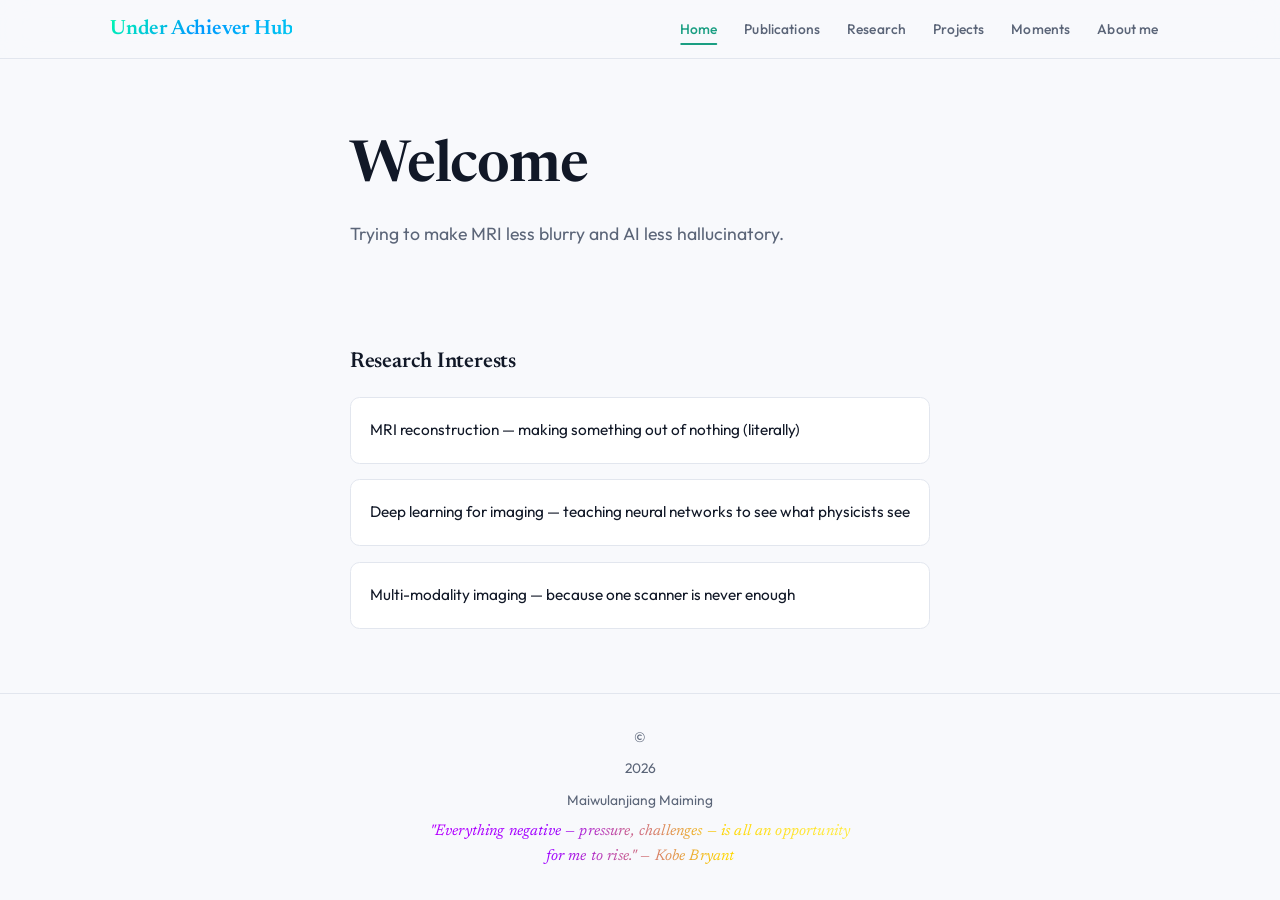
<file: index.html>
<!doctype html>
<html lang="en">
<head>
<meta charset="utf-8">
<meta name="viewport" content="width=device-width, initial-scale=1">
<meta name="description" content="Personal website of Maiwulanjiang Maiming. Medical imaging researcher exploring MRI reconstruction, quantitative mapping, and clinical AI.">
<meta property="og:title" content="Under Achiever Hub - Maiwulanjiang Maiming">
<meta property="og:description" content="Medical imaging researcher exploring MRI reconstruction, quantitative mapping, and clinical AI.">
<meta property="og:type" content="website">
<meta name="twitter:card" content="summary">
<title>Under Achiever Hub</title>
<link rel="preconnect" href="https://fonts.googleapis.com">
<link rel="preconnect" href="https://fonts.gstatic.com" crossorigin>
<link href="https://fonts.googleapis.com/css2?family=Newsreader:ital,opsz,wght@0,6..72,300;0,6..72,400;0,6..72,600;1,6..72,400;1,6..72,600&family=Outfit:wght@300;400;500;600;700&family=JetBrains+Mono:wght@400;500&display=swap" rel="stylesheet">
<link rel="stylesheet" href="assets/style.css">
<script type="application/ld+json">
{
  "@context": "https://schema.org",
  "@type": "Person",
  "name": "Maiwulanjiang Maiming",
  "url": "https://mawlan.me",
  "email": "mawlan.momin@gmail.com",
  "jobTitle": "Medical Imaging Researcher",
  "affiliation": {
    "@type": "Organization",
    "name": "Peking University"
  }
}
</script>
</head>
<body>
<header class="site-header">
  <div class="container">
    <div class="brand">Under Achiever Hub</div>
    <nav class="nav">
      <a href="index.html">Home</a>
      <a href="papers.html">Publications</a>
      <a href="research.html">Research</a>
      <a href="projects.html">Projects</a>
      <a href="moments.html">Moments</a>
      <a href="about.html">About me</a>
    </nav>
  </div>
  </header>
<main class="container">
  <section class="hero">
    <h1>Welcome</h1>
    <p>Trying to make MRI less blurry and AI less hallucinatory.</p>
  </section>
  <section>
    <h2>Research Interests</h2>
    <div class="list">
      <div class="card">MRI reconstruction — making something out of nothing (literally)</div>
      <div class="card">Deep learning for imaging — teaching neural networks to see what physicists see</div>
      <div class="card">Multi-modality imaging — because one scanner is never enough</div>
    </div>
  </section>
</main>
<footer class="site-footer">
  <div class="container">© <span id="year"></span> Maiwulanjiang Maiming
    <div class="motto">"Everything negative — pressure, challenges — is all an opportunity for me to rise." — Kobe Bryant</div>
  </div>
</footer>
<script src="assets/site.js"></script>
<script>renderHome();</script>
</body>
</html>
</file>
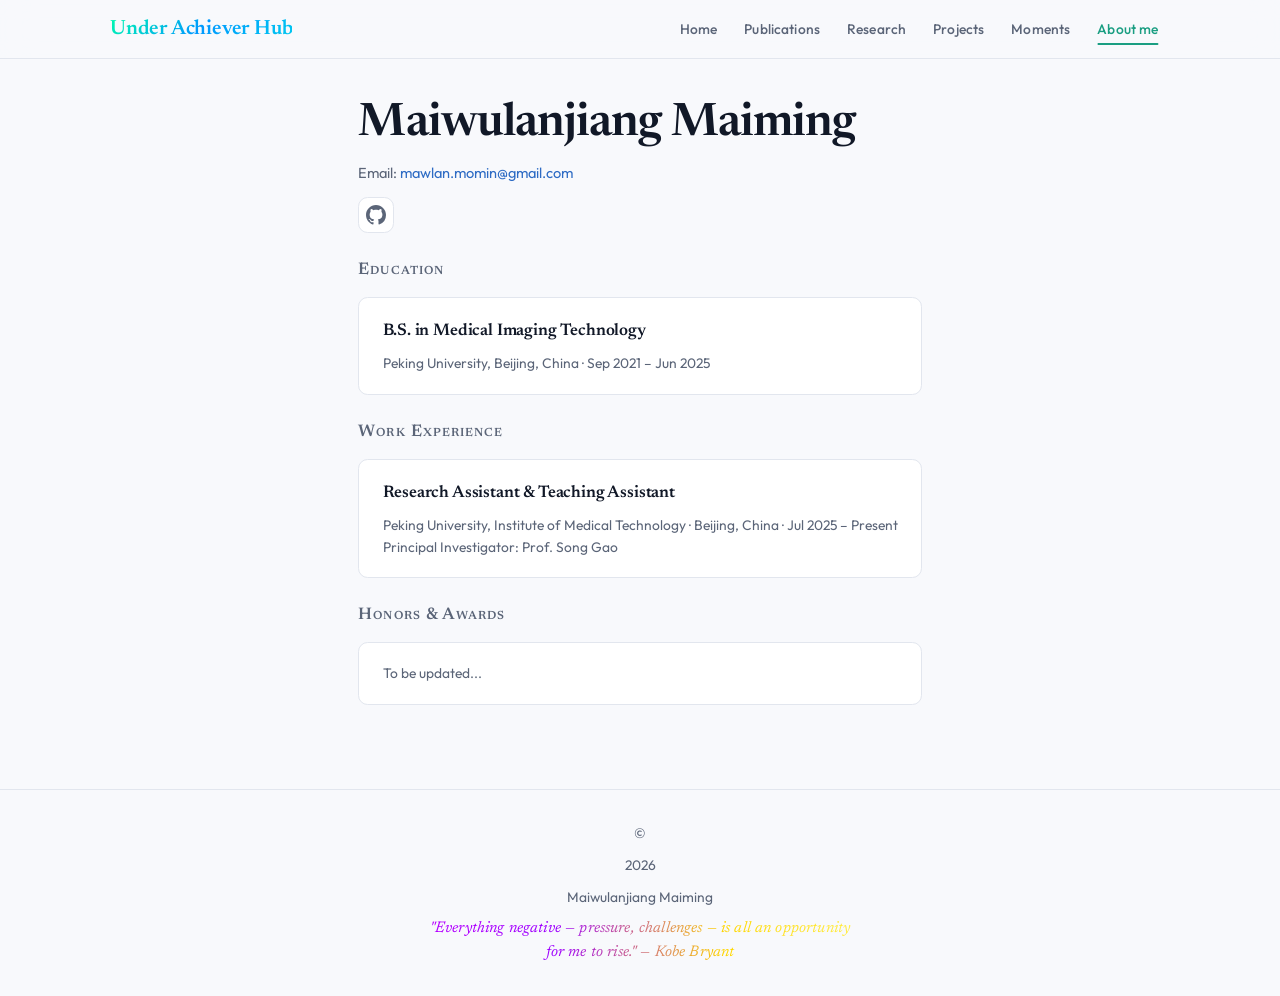
<file: about.html>
<!doctype html>
<html lang="en">
<head>
<meta charset="utf-8">
<meta name="viewport" content="width=device-width, initial-scale=1">
<meta name="description" content="About Maiwulanjiang Maiming - Medical imaging researcher at Peking University.">
<meta property="og:title" content="About - Maiwulanjiang Maiming">
<meta property="og:description" content="Medical imaging researcher and developer.">
<meta property="og:type" content="website">
<meta name="twitter:card" content="summary">
<title>About - Maiwulanjiang Maiming</title>
<link rel="preconnect" href="https://fonts.googleapis.com">
<link rel="preconnect" href="https://fonts.gstatic.com" crossorigin>
<link href="https://fonts.googleapis.com/css2?family=Newsreader:ital,opsz,wght@0,6..72,300;0,6..72,400;0,6..72,600;1,6..72,400;1,6..72,600&family=Outfit:wght@300;400;500;600;700&family=JetBrains+Mono:wght@400;500&display=swap" rel="stylesheet">
<link rel="stylesheet" href="assets/style.css">
</head>
<body>
<header class="site-header">
  <div class="container">
    <div class="brand">Under Achiever Hub</div>
    <nav class="nav">
      <a href="index.html">Home</a>
      <a href="papers.html">Publications</a>
      <a href="research.html">Research</a>
      <a href="projects.html">Projects</a>
      <a href="moments.html">Moments</a>
      <a href="about.html">About me</a>
    </nav>
  </div>
</header>
<main class="container">
  <section class="about-header">
    <h1 class="about-name">Maiwulanjiang Maiming</h1>
    <div class="about-contact">Email: <a href="mailto:mawlan.momin@gmail.com">mawlan.momin@gmail.com</a></div>
    <div class="about-social">
      <a href="https://github.com/MaiwulanjiangMaiming" target="_blank" rel="noopener" aria-label="GitHub">
        <svg viewBox="0 0 16 16" width="20" height="20" fill="currentColor"><path d="M8 0C3.58 0 0 3.58 0 8c0 3.54 2.29 6.53 5.47 7.59.4.07.55-.17.55-.38 0-.19-.01-.82-.01-1.49-2.01.37-2.53-.49-2.69-.94-.09-.23-.48-.94-.82-1.13-.28-.15-.68-.52-.01-.53.63-.01 1.08.58 1.23.82.72 1.21 1.87.87 2.33.66.07-.52.28-.87.51-1.07-1.78-.2-3.64-.89-3.64-3.95 0-.87.31-1.59.82-2.15-.08-.2-.36-1.02.08-2.12 0 0 .67-.21 2.2.82.64-.18 1.32-.27 2-.27.68 0 1.36.09 2 .27 1.53-1.04 2.2-.82 2.2-.82.44 1.1.16 1.92.08 2.12.51.56.82 1.27.82 2.15 0 3.07-1.87 3.75-3.65 3.95.29.25.54.73.54 1.48 0 1.07-.01 1.93-.01 2.2 0 .21.15.46.55.38A8.013 8.013 0 0016 8c0-4.42-3.58-8-8-8z"></path></svg>
      </a>
    </div>
  </section>
  <section class="cv-section">
    <h2 class="cv-heading">Education</h2>
    <div class="cv-card">
      <div class="cv-title">B.S. in Medical Imaging Technology</div>
      <div class="cv-meta">Peking University, Beijing, China · Sep 2021 – Jun 2025</div>
    </div>
  </section>
  <section class="cv-section">
    <h2 class="cv-heading">Work Experience</h2>
    <div class="cv-card">
      <div class="cv-title">Research Assistant & Teaching Assistant</div>
      <div class="cv-meta">Peking University, Institute of Medical Technology · Beijing, China · Jul 2025 – Present</div>
      <div class="cv-meta">Principal Investigator: Prof. Song Gao</div>
    </div>
  </section>
  <section class="cv-section">
    <h2 class="cv-heading">Honors & Awards</h2>
    <div class="cv-card">
      <div class="cv-meta">To be updated...</div>
    </div>
  </section>
</main>
<footer class="site-footer">
  <div class="container">© <span id="year"></span> Maiwulanjiang Maiming
    <div class="motto">"Everything negative — pressure, challenges — is all an opportunity for me to rise." — Kobe Bryant</div>
  </div>
</footer>
<script src="assets/site.js"></script>
</body>
</html>
</file>
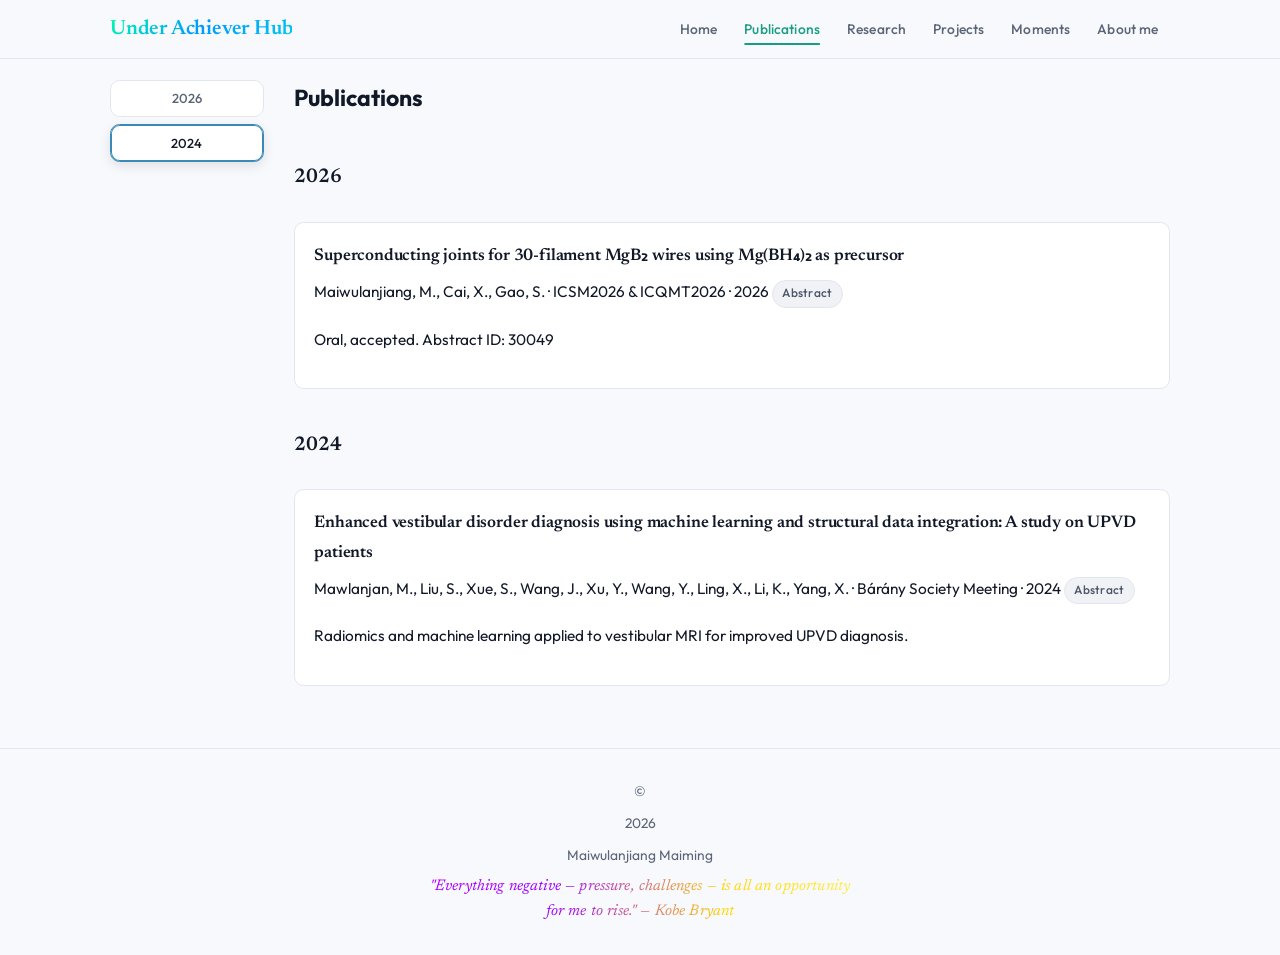
<file: papers.html>
<!doctype html>
<html lang="en">
<head>
<meta charset="utf-8">
<meta name="viewport" content="width=device-width, initial-scale=1">
<meta name="description" content="Academic publications and research papers in medical imaging, MRI reconstruction, and neuroimaging.">
<meta property="og:title" content="Publications - Maiwulanjiang Maiming">
<meta property="og:description" content="Academic publications in medical imaging and AI.">
<meta property="og:type" content="website">
<meta name="twitter:card" content="summary">
<title>Publications - Maiwulanjiang Maiming</title>
<link rel="preconnect" href="https://fonts.googleapis.com">
<link rel="preconnect" href="https://fonts.gstatic.com" crossorigin>
<link href="https://fonts.googleapis.com/css2?family=Newsreader:ital,opsz,wght@0,6..72,300;0,6..72,400;0,6..72,600;1,6..72,400;1,6..72,600&family=Outfit:wght@300;400;500;600;700&family=JetBrains+Mono:wght@400;500&display=swap" rel="stylesheet">
<link rel="stylesheet" href="assets/style.css">
</head>
<body>
<header class="site-header">
  <div class="container">
    <div class="brand">Under Achiever Hub</div>
    <nav class="nav">
      <a href="index.html">Home</a>
      <a href="papers.html">Publications</a>
      <a href="research.html">Research</a>
      <a href="projects.html">Projects</a>
      <a href="moments.html">Moments</a>
      <a href="about.html">About me</a>
    </nav>
  </div>
</header>
<main class="container two-col">
  <aside class="timeline"><div id="timeline"></div></aside>
  <section>
    <h1>Publications</h1>
    <div id="papers" class="list"></div>
  </section>
</main>
<footer class="site-footer">
  <div class="container">© <span id="year"></span> Maiwulanjiang Maiming
    <div class="motto">"Everything negative — pressure, challenges — is all an opportunity for me to rise." — Kobe Bryant</div>
  </div>
</footer>
<script src="assets/site.js"></script>
<script>
renderPapers();
renderResearch();
renderResearchProjects();
</script>
</body>
</html>
</file>
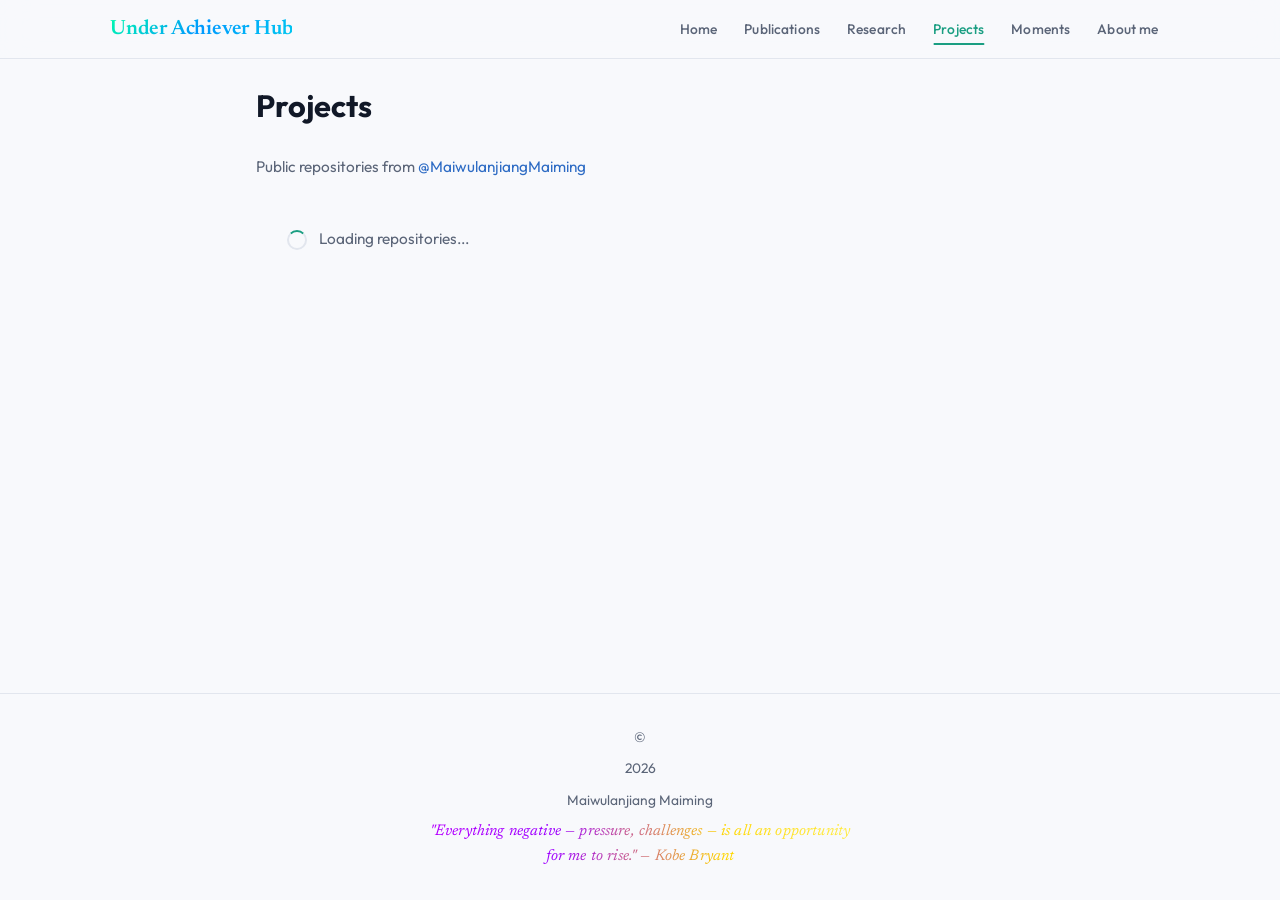
<file: projects.html>
<!doctype html>
<html lang="en">
<head>
<meta charset="utf-8">
<meta name="viewport" content="width=device-width, initial-scale=1">
<meta name="description" content="GitHub projects showcasing code in medical imaging, machine learning, and research.">
<meta property="og:title" content="Projects - Maiwulanjiang Maiming">
<meta property="og:description" content="Open source projects in medical imaging and machine learning.">
<meta property="og:type" content="website">
<meta name="twitter:card" content="summary">
<title>Projects - Maiwulanjiang Maiming</title>
<link rel="preconnect" href="https://fonts.googleapis.com">
<link rel="preconnect" href="https://fonts.gstatic.com" crossorigin>
<link href="https://fonts.googleapis.com/css2?family=Newsreader:ital,opsz,wght@0,6..72,300;0,6..72,400;0,6..72,600;1,6..72,400;1,6..72,600&family=Outfit:wght@300;400;500;600;700&family=JetBrains+Mono:wght@400;500&display=swap" rel="stylesheet">
<link rel="stylesheet" href="assets/style.css">
</head>
<body>
<header class="site-header">
  <div class="container">
    <div class="brand">Under Achiever Hub</div>
    <nav class="nav">
      <a href="index.html">Home</a>
      <a href="papers.html">Publications</a>
      <a href="research.html">Research</a>
      <a href="projects.html">Projects</a>
      <a href="moments.html">Moments</a>
      <a href="about.html">About me</a>
    </nav>
  </div>
</header>
<main class="container">
  <h1>Projects</h1>
  <p class="muted">Public repositories from <a href="https://github.com/MaiwulanjiangMaiming" target="_blank" rel="noopener">@MaiwulanjiangMaiming</a></p>
  <div id="github-repos" class="grid"></div>
</main>
<footer class="site-footer">
  <div class="container">© <span id="year"></span> Maiwulanjiang Maiming
    <div class="motto">"Everything negative — pressure, challenges — is all an opportunity for me to rise." — Kobe Bryant</div>
  </div>
</footer>
<script src="assets/site.js"></script>
<script>renderGitHubRepos('MaiwulanjiangMaiming');</script>
</body>
</html>
</file>
<file: assets/style.css>
:root{
  --bg:#090b0e;--card:#11141a;--card-hover:#161a22;--text:#e2e8f0;--muted:#8892a4;--primary:#5b9cf5;--accent:#3dc9b0;--accent2:#6bb8e0;--border:#1e2533;--border-hover:#2a3348;--space-1:.5rem;--space-2:1rem;--space-3:1.5rem;--space-4:2rem;--radius:.625rem;--header-bg:rgba(9,11,14,.88);--pill-bg:rgba(30,37,51,.6);--pill-fg:#a0aab8;--pill-border:#1e2533;color-scheme:dark;
  --ease-smooth:cubic-bezier(0.4,0,0.2,1);
  --ease-out-expo:cubic-bezier(0.16,1,0.3,1);
  --ease-out-back:cubic-bezier(0.34,1.56,0.64,1);
  --ease-in-out-smooth:cubic-bezier(0.4,0,0.1,1);
  --ease-spring:cubic-bezier(0.175,0.885,0.32,1.275);
  --duration-fast:150ms;
  --duration-normal:300ms;
  --duration-slow:500ms;
  --duration-slower:700ms;
  --font-heading:'Newsreader',Georgia,'Times New Roman',serif;
  --font-body:'Outfit','Helvetica Neue',Arial,sans-serif;
  --font-mono:'JetBrains Mono','Fira Code',monospace
}
*{box-sizing:border-box}
html{height:100%;font-size:clamp(15px,1.2vw,18px);background-color:#090b0e}
body{min-height:100%;margin:0;background-color:#090b0e;color:var(--text);font:1rem/1.75 var(--font-body);display:grid;grid-template-rows:auto 1fr auto}
main{min-height:0}
@keyframes pageIn{from{opacity:0}to{opacity:1}}
html{scroll-behavior:smooth}
a{color:var(--primary);text-decoration:none;transition:color var(--duration-fast) var(--ease-smooth)}
a:hover{color:var(--accent)}
.container{max-width:72rem;margin:0 auto;padding:0 var(--space-3)}
.site-header{position:sticky;top:0;z-index:10;background:var(--header-bg);backdrop-filter:saturate(140%) blur(16px);border-bottom:1px solid var(--border);transition:transform var(--duration-normal) var(--ease-smooth)}
.site-header .container{display:flex;align-items:center;justify-content:space-between;min-height:3.75rem}
.brand{font-family:var(--font-heading);font-weight:600;font-size:1.35rem;letter-spacing:-.01em;color:#0099ff;background:linear-gradient(135deg,#00ffaa 0%,#0099ff 50%,#00ccee 100%);-webkit-background-clip:text;-webkit-text-fill-color:transparent}
.nav{display:flex;gap:4px;align-items:center}
.nav a{padding:.5rem .75rem;color:var(--muted);position:relative;font-size:.9rem;font-weight:500;letter-spacing:.01em;border-radius:var(--radius);transition:color var(--duration-fast) var(--ease-smooth),background-color var(--duration-fast) var(--ease-smooth)}
.nav a::after{content:'';position:absolute;bottom:.25rem;left:50%;width:0;height:2px;background:var(--accent);border-radius:1px;transform:translateX(-50%);transition:width var(--duration-normal) var(--ease-out-expo)}
.nav a:hover{color:var(--text);background:rgba(255,255,255,.04)}
.nav a:hover::after,.nav a.active::after{width:calc(100% - 1.5rem)}
.nav a.active{color:var(--accent)}
.site-footer{border-top:1px solid var(--border);margin-top:4rem;padding:2rem 0;color:var(--muted);font-size:.9rem}
.site-footer .container{display:flex;flex-direction:column;align-items:center;gap:.5rem;text-align:center}
.hero{padding:5rem 0 3rem;max-width:48rem}
.hero h1{margin:0 0 .75rem;font-family:var(--font-heading);font-weight:600;font-size:clamp(2.5rem,5vw,3.75rem);letter-spacing:-.02em;line-height:1.15;animation:fadeUp var(--duration-slow) var(--ease-out-expo)}
.hero p{font-size:1.15rem;color:var(--muted);line-height:1.7;max-width:36rem;animation:fadeUp var(--duration-slow) var(--ease-out-expo) 100ms backwards}
.grid{display:grid;grid-template-columns:repeat(3,1fr);gap:1.25rem}
.list{display:flex;flex-direction:column;gap:1rem}
.card{background:var(--card);border:1px solid var(--border);border-radius:var(--radius);padding:1.25rem;transition:transform var(--duration-normal) var(--ease-out-expo),box-shadow var(--duration-normal) var(--ease-smooth),background-color var(--duration-slow) var(--ease-smooth),border-color var(--duration-normal) var(--ease-smooth);will-change:transform}
.card:hover{transform:translateY(-3px);background:var(--card-hover);border-color:var(--border-hover);box-shadow:0 16px 40px rgba(0,0,0,.25),0 4px 12px rgba(0,0,0,.15)}
.card:active{transform:translateY(-1px);transition-duration:var(--duration-fast)}
.card h3{margin:0 0 .5rem;font-family:var(--font-heading);font-weight:600;font-size:1.1rem;letter-spacing:-.01em}
.card h3 a{color:var(--text)}
.card h3 a:hover{color:var(--primary)}
.muted{color:var(--muted)}
.pill{display:inline-block;padding:.15rem .6rem;border-radius:999px;background:var(--pill-bg);color:var(--pill-fg);font-size:.78rem;font-weight:500;letter-spacing:.02em;border:1px solid var(--pill-border);margin-right:.35rem;margin-bottom:.25rem;transition:background-color var(--duration-normal) var(--ease-smooth),border-color var(--duration-normal) var(--ease-smooth),transform var(--duration-fast) var(--ease-out-expo)}
.pill:hover{transform:translateY(-1px);border-color:var(--border-hover)}
.gallery{display:grid;grid-template-columns:repeat(3,1fr);gap:10px}
.gallery img{width:100%;height:clamp(14rem,20vw,18rem);object-fit:cover;border-radius:var(--radius);border:1px solid var(--border);cursor:zoom-in;transition:transform var(--duration-normal) var(--ease-out-expo),box-shadow var(--duration-normal) var(--ease-smooth),border-color var(--duration-normal) var(--ease-smooth);will-change:transform}
.gallery img:hover{transform:scale(1.02);border-color:var(--border-hover);box-shadow:0 12px 32px rgba(0,0,0,.3)}
article{max-width:48rem}
article h1{margin:0 0 .75rem;font-family:var(--font-heading);font-weight:600;letter-spacing:-.01em}
article{animation:fadeUp var(--duration-slow) var(--ease-out-expo)}
.motto{font-family:var(--font-heading);font-style:italic;font-size:1rem;letter-spacing:.01em;line-height:1.6;max-width:28rem;color:#ffd700;background:linear-gradient(90deg,#b700ff 0%,#9d00ff 30%,#ffd700 70%,#ffed4e 100%);-webkit-background-clip:text;-webkit-text-fill-color:transparent}
.lightbox{position:fixed;inset:0;background:rgba(0,0,0,0);display:none;align-items:center;justify-content:center;z-index:100;backdrop-filter:blur(0px);transition:background var(--duration-normal) var(--ease-smooth),backdrop-filter var(--duration-normal) var(--ease-smooth)}
.lightbox.open{display:flex;background:rgba(0,0,0,.88);backdrop-filter:blur(12px);animation:fadeIn var(--duration-normal) var(--ease-smooth)}
.lightbox img{max-width:90vw;max-height:85vh;border-radius:10px;box-shadow:0 24px 48px rgba(0,0,0,.4);transform:scale(.85) translateY(20px);opacity:0;transition:transform var(--duration-slow) var(--ease-out-expo),opacity var(--duration-normal) var(--ease-smooth);will-change:transform,opacity}
.lightbox.open img{transform:scale(1) translateY(0);opacity:1}
@keyframes fadeIn{from{opacity:0}to{opacity:1}}
@keyframes fadeUp{from{opacity:0;transform:translateY(20px)}to{opacity:1;transform:translateY(0)}}
@keyframes fadeScale{from{opacity:0;transform:scale(0.95)}to{opacity:1;transform:scale(1)}}
@keyframes slideInLeft{from{opacity:0;transform:translateX(-20px)}to{opacity:1;transform:translateX(0)}}
@keyframes slideInRight{from{opacity:0;transform:translateX(20px)}to{opacity:1;transform:translateX(0)}}
@keyframes pulse{0%,100%{opacity:1}50%{opacity:.6}}
@keyframes shimmer{0%{background-position:-200% 0}100%{background-position:200% 0}}
.card-reveal{opacity:0;transform:translateY(20px);transition:opacity var(--duration-slow) var(--ease-out-expo),transform var(--duration-slow) var(--ease-out-expo)}
.card-reveal.revealed{opacity:1;transform:translateY(0)}
.card.active-scale{transform:scale(0.97);transition-duration:var(--duration-fast)}
@keyframes reveal{from{opacity:0;transform:translateY(24px)}to{opacity:1;transform:translateY(0)}}
@keyframes floatUp{0%{opacity:1;transform:translate(-50%,-50%) translateY(0) rotateZ(0deg)}100%{opacity:0;transform:translate(-50%,-50%) translateY(-100px) rotateZ(20deg)}}
.click-emoji{position:fixed;font-size:2rem;pointer-events:none;user-select:none;animation:floatUp 1.5s ease-out forwards;z-index:9999}
@media (prefers-reduced-motion: reduce){
  *,*::before,*::after{animation-duration:0.01ms !important;animation-iteration-count:1 !important;transition-duration:0.01ms !important}
  .card-reveal{opacity:1;transform:none}
}
@media (prefers-color-scheme: light){:root{
  --bg:#f8f9fc;--card:#ffffff;--card-hover:#f0f2f7;--text:#111827;--muted:#5b6578;--primary:#2d6bc4;--accent:#1a9e82;--accent2:#3a8ab5;--border:#e2e6ee;--border-hover:#cdd3de;--header-bg:rgba(248,249,252,.88);--pill-bg:rgba(226,230,238,.5);--pill-fg:#4a5568;--pill-border:#e2e6ee;color-scheme:light}html{background-color:#f8f9fc}body{background-color:#f8f9fc}}
@media(max-width:900px){.grid{grid-template-columns:repeat(2,1fr)}.gallery{grid-template-columns:repeat(2,1fr)}.hero{padding:3rem 0 2rem}}
@media(max-width:600px){.grid{grid-template-columns:1fr}.gallery{grid-template-columns:1fr}.nav{flex-wrap:wrap;gap:2px}.card-reveal{animation-delay:0 !important}.research-item{animation-delay:0 !important}.project-line{animation-delay:0 !important}.site-header .container{flex-wrap:wrap;gap:.5rem}.hero h1{font-size:2rem}}
.research{display:flex;flex-direction:column;gap:var(--space-3)}
.research-item{padding:1.25rem;border:1px solid var(--border);border-radius:var(--radius);background:var(--card);transition:transform var(--duration-normal) var(--ease-out-expo),box-shadow var(--duration-normal) var(--ease-smooth),border-color var(--duration-normal) var(--ease-smooth)}
.research-item:hover{transform:translateX(4px);border-color:var(--border-hover);box-shadow:0 8px 24px rgba(0,0,0,.15)}
.research-item h3{margin:0 0 .5rem;font-family:var(--font-heading);font-weight:600;font-size:1.1rem;letter-spacing:-.01em}
.research-item .meta-line{display:flex;flex-wrap:wrap;gap:1rem;margin:.25rem 0;font-size:.9rem}
.research-item .label{color:var(--muted);margin-right:.35rem;font-weight:500}
.research-item .value{color:var(--accent2)}
.projects-lines{display:flex;flex-direction:column;gap:.5rem}
.project-line{padding:.6rem 1rem;border:1px dashed var(--border);border-radius:999px;font-size:.9rem;transition:background-color var(--duration-normal) var(--ease-smooth),border-color var(--duration-normal) var(--ease-smooth),transform var(--duration-normal) var(--ease-out-expo)}
.project-line:hover{background:var(--card);border-color:var(--accent);transform:translateX(4px)}
.project-line .name{font-weight:600}
.project-line .tech{color:var(--muted)}
.two-col{display:grid;grid-template-columns:10rem 1fr;gap:var(--space-4)}
.timeline{position:sticky;top:80px;align-self:start}
.timeline a{display:block;padding:.4rem .6rem;border-radius:var(--radius);color:var(--muted);border:1px solid var(--border);margin-bottom:.5rem;text-align:center;font-size:.85rem;font-weight:500;background:var(--card);transition:all var(--duration-normal) var(--ease-out-expo)}
.timeline a:hover{color:var(--text);border-color:var(--accent2);transform:translateX(3px)}
.timeline a.active{color:var(--text);border-color:var(--accent2);box-shadow:0 0 0 1px var(--accent2) inset,0 4px 12px rgba(0,0,0,.1)}
.year-heading{font-family:var(--font-heading);margin:1.5rem 0 .75rem;font-weight:600;font-size:1.3rem;letter-spacing:-.01em}
@media(max-width:900px){.two-col{grid-template-columns:1fr}.timeline{position:relative;display:flex;gap:.5rem;flex-wrap:wrap;top:auto;margin-bottom:1rem}.timeline a{flex:0 0 auto}}
.about-header{max-width:48rem;margin:2.5rem auto 1rem}
.about-name{font-family:var(--font-heading);font-weight:600;font-size:clamp(2rem,4vw,3rem);letter-spacing:-.02em;margin:0;line-height:1.2}
.about-contact{color:var(--muted);margin-top:.5rem;font-size:.95rem}
.about-social{margin-top:.75rem;display:flex;gap:.75rem}
.about-social a{color:var(--muted);display:inline-flex;align-items:center;justify-content:center;width:36px;height:36px;border-radius:var(--radius);border:1px solid var(--border);background:var(--card);transition:color var(--duration-fast) var(--ease-smooth),background-color var(--duration-fast) var(--ease-smooth),border-color var(--duration-fast) var(--ease-smooth),transform var(--duration-fast) var(--ease-out-expo)}
.about-social a:hover{color:var(--text);background:var(--card-hover);border-color:var(--border-hover);transform:translateY(-2px)}
.cv-section{max-width:48rem;margin:1.5rem auto}
.cv-heading{font-family:var(--font-heading);font-variant-caps:small-caps;letter-spacing:.06em;margin:0 0 .75rem;font-weight:600;font-size:1.1rem;color:var(--muted)}
.cv-card{background:var(--card);border:1px solid var(--border);border-radius:var(--radius);padding:1.25rem 1.5rem;transition:transform var(--duration-normal) var(--ease-out-expo),box-shadow var(--duration-normal) var(--ease-smooth),border-color var(--duration-normal) var(--ease-smooth)}
.cv-card:hover{transform:translateY(-2px);border-color:var(--border-hover);box-shadow:0 8px 24px rgba(0,0,0,.15)}
.cv-title{font-family:var(--font-heading);font-weight:600;font-size:1.1rem;margin:0 0 .35rem;letter-spacing:-.01em}
.cv-meta{color:var(--muted);font-size:.9rem;line-height:1.6}
.github-repo{display:flex;flex-direction:column}
.github-repo h3 a{display:flex;align-items:center;gap:.5rem}
.github-repo h3 a::before{content:'';display:inline-block;width:16px;height:16px;background:url("data:image/svg+xml,%3Csvg viewBox='0 0 16 16' xmlns='http://www.w3.org/2000/svg'%3E%3Cpath d='M2 2.5A2.5 2.5 0 014.5 0h8.75a.75.75 0 01.75.75v12.5a.75.75 0 01-.75.75h-2.5a.75.75 0 110-1.5h1.75v-2h-8a1 1 0 00-.714 1.7.75.75 0 01-1.072 1.05A2.495 2.495 0 012 11.5v-9zm10.5-1V9h-8c-.356 0-.694.074-1 .208V2.5a1 1 0 011-1h8zM5 12.25v3.25a.25.25 0 00.4.2l1.45-1.087a.25.25 0 01.3 0L8.6 15.7a.25.25 0 00.4-.2v-3.25a.25.25 0 00-.25-.25h-3.5a.25.25 0 00-.25.25z' fill='%238b949e'/%3E%3C/svg%3E") center/contain no-repeat;opacity:.6}
.repo-desc{flex:1;margin:.5rem 0;color:var(--muted);font-size:.88rem;line-height:1.6}
.repo-meta{display:flex;align-items:center;gap:1rem;font-size:.82rem;color:var(--muted);margin-top:auto}
.repo-lang{display:flex;align-items:center;gap:.35rem}
.lang-dot{width:10px;height:10px;border-radius:50%;background:var(--accent)}
.lang-dot[data-lang="Python"]{background:#3572A5}
.lang-dot[data-lang="JavaScript"]{background:#f1e05a}
.lang-dot[data-lang="TypeScript"]{background:#2b7489}
.lang-dot[data-lang="HTML"]{background:#e34c26}
.lang-dot[data-lang="CSS"]{background:#563d7c}
.lang-dot[data-lang="Jupyter Notebook"]{background:#DA5B0B}
.lang-dot[data-lang="MATLAB"]{background:#e16737}
.lang-dot[data-lang="C++"]{background:#f34b7d}
.lang-dot[data-lang="C"]{background:#555555}
.lang-dot[data-lang="Java"]{background:#b07219}
.lang-dot[data-lang="Go"]{background:#00ADD8}
.lang-dot[data-lang="Rust"]{background:#dea584}
.lang-dot[data-lang="Shell"]{background:#89e051}
.repo-stat{display:flex;align-items:center;gap:.25rem}
.repo-stat svg{opacity:.6}
.repo-topics{margin-top:.5rem}
.loading{display:flex;align-items:center;justify-content:center;gap:.75rem;padding:2rem;color:var(--muted)}
.loading-spinner{width:20px;height:20px;border:2px solid var(--border);border-top-color:var(--accent);border-radius:50%;animation:spin .8s linear infinite}
@keyframes spin{to{transform:rotate(360deg)}}
section h2{font-family:var(--font-heading);font-weight:600;font-size:1.4rem;letter-spacing:-.01em;margin:2rem 0 1rem}
</file>
